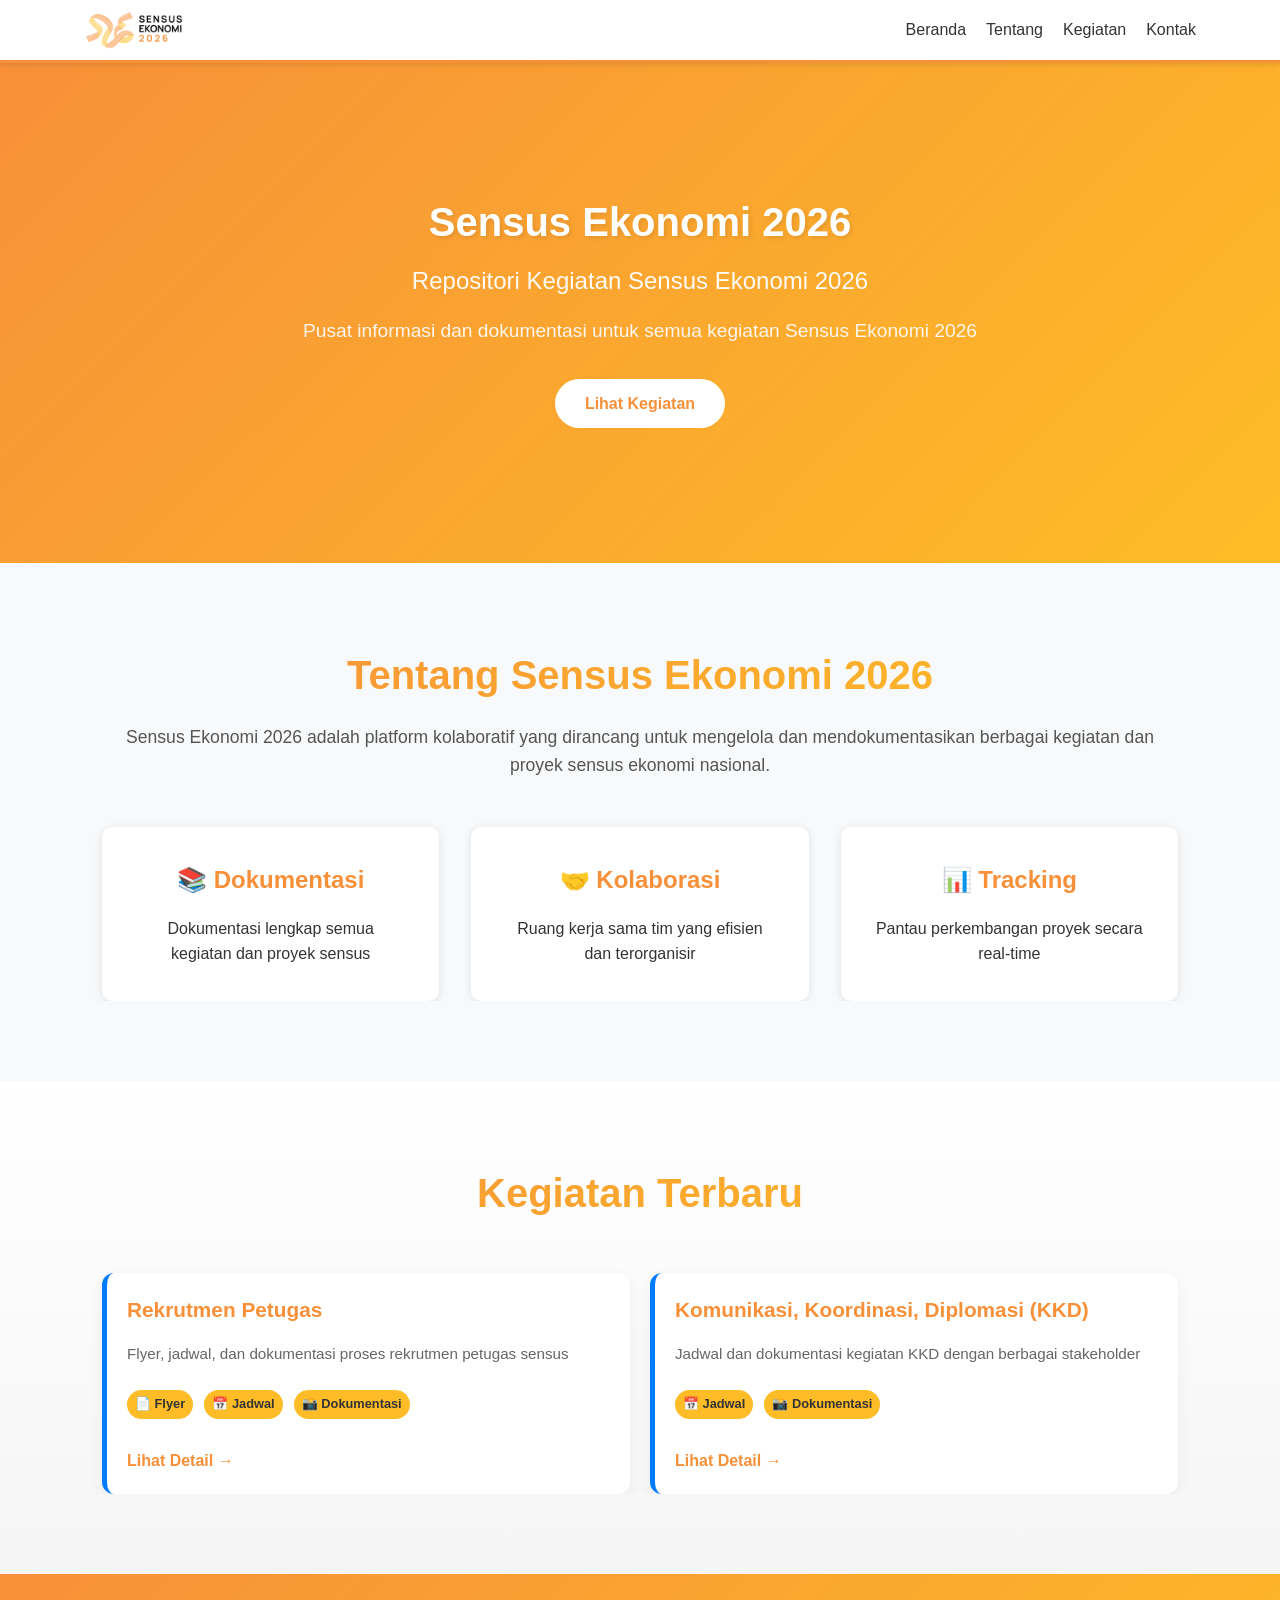
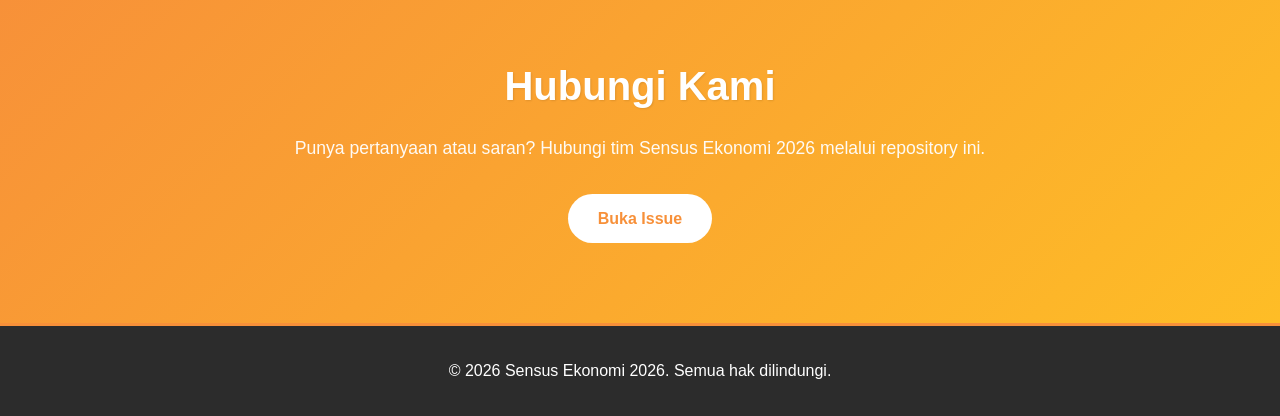
<file: index.html>
<!DOCTYPE html>
<html lang="id">
<head>
    <meta charset="UTF-8">
    <meta name="viewport" content="width=device-width, initial-scale=1.0">
    <title>Sensus Ekonomi 2026</title>
    <link rel="stylesheet" href="styles.css">
    <style>
        /* --- NAVIGATION REFACTOR --- */
        .navbar {
            background: #fff;
            padding: 10px 0;
            box-shadow: 0 2px 5px rgba(0,0,0,0.1);
            position: sticky;
            top: 0;
            z-index: 1000;
        }

        .navbar .container {
            display: flex;
            flex-direction: row !important; /* Kunci horizontal */
            justify-content: space-between;
            align-items: center;
            width: 90%;
            max-width: 1200px;
            margin: 0 auto;
        }

        .logo-img {
            height: 40px;
            width: auto;
            display: block;
        }

        .nav-links {
            display: flex;
            list-style: none;
            gap: 20px;
            margin: 0;
            padding: 0;
        }

        .nav-links a {
            text-decoration: none;
            color: #333;
            font-weight: 500;
            transition: 0.3s;
        }

        /* Burger Icon Style */
        .burger-menu {
            display: none; /* Sembunyi di desktop */
            flex-direction: column;
            justify-content: space-between;
            width: 30px;
            height: 20px;
            cursor: pointer;
            border: none;
            background: none;
            padding: 0;
            z-index: 1001;
        }

        .burger-menu span {
            display: block;
            width: 100%;
            height: 3px;
            background-color: #007bff;
            border-radius: 3px;
            transition: 0.3s;
        }

        /* Responsive Navbar */
        @media (max-width: 768px) {
            .burger-menu {
                display: flex; /* Tampilkan di mobile */
            }

            .nav-links {
                position: absolute;
                top: 100%;
                left: 0;
                width: 100%;
                background: #ffffff;
                flex-direction: column;
                gap: 0;
                box-shadow: 0 4px 10px rgba(0,0,0,0.1);
                display: none; /* Sembunyi default */
            }

            .nav-links.active {
                display: flex;
            }

            .nav-links li {
                width: 100%;
                text-align: center;
            }

            .nav-links li a {
                display: block;
                padding: 15px;
                border-bottom: 1px solid #eee;
            }
        }

        /* --- LAYOUT FIXES (Anti-Out of Frame) --- */
        .container {
            width: 90%;
            max-width: 1200px;
            margin: 0 auto;
            overflow: hidden; /* Mencegah elemen anak meluber */
        }

        .activities-grid {
            display: grid;
            grid-template-columns: 1fr; /* Default 1 kolom untuk mobile */
            gap: 20px;
        }

        @media (min-width: 768px) {
            .activities-grid {
                grid-template-columns: repeat(2, 1fr); /* 2 kolom untuk desktop */
            }
        }

        .activity-card {
            background: #fff;
            padding: 20px;
            border-radius: 12px;
            box-shadow: 0 4px 15px rgba(0,0,0,0.05);
            border-left: 5px solid #007bff;
            word-wrap: break-word; /* Mencegah teks panjang merusak frame */
        }

        .badge {
            display: inline-block;
            margin-bottom: 5px;
            padding: 4px 8px;
            font-size: 0.8rem;
        }

        .hero-content h1 {
            font-size: 2.5rem;
            line-height: 1.2;
        }

        @media (max-width: 480px) {
            .hero-content h1 {
                font-size: 1.8rem;
            }
            .features {
                display: flex;
                flex-direction: column;
                gap: 15px;
            }
        }
    </style>
</head>
<body>
    <nav class="navbar">
        <div class="container">
            <div class="logo">
                <img src="logo-se2026.png" alt="Sensus Ekonomi 2026" class="logo-img">
            </div>

            <!-- Burger Menu Button -->
            <button class="burger-menu" id="burgerToggle" aria-label="Buka Menu">
                <span></span>
                <span></span>
                <span></span>
            </button>

            <ul class="nav-links" id="navLinks">
                <li><a href="#home">Beranda</a></li>
                <li><a href="#about">Tentang</a></li>
                <li><a href="#activities">Kegiatan</a></li>
                <li><a href="#contact">Kontak</a></li>
            </ul>
        </div>
    </nav>

    <section id="home" class="hero">
        <div class="hero-content">
            <h1>Sensus Ekonomi 2026</h1>
            <p class="subtitle">Repositori Kegiatan Sensus Ekonomi 2026</p>
            <p class="description">Pusat informasi dan dokumentasi untuk semua kegiatan Sensus Ekonomi 2026</p>
            <a href="#activities" class="btn btn-primary">Lihat Kegiatan</a>
        </div>
    </section>

    <section id="about" class="about">
        <div class="container">
            <h2>Tentang Sensus Ekonomi 2026</h2>
            <p>Sensus Ekonomi 2026 adalah platform kolaboratif yang dirancang untuk mengelola dan mendokumentasikan berbagai kegiatan dan proyek sensus ekonomi nasional.</p>
            <div class="features">
                <div class="feature">
                    <h3>📚 Dokumentasi</h3>
                    <p>Dokumentasi lengkap semua kegiatan dan proyek sensus</p>
                </div>
                <div class="feature">
                    <h3>🤝 Kolaborasi</h3>
                    <p>Ruang kerja sama tim yang efisien dan terorganisir</p>
                </div>
                <div class="feature">
                    <h3>📊 Tracking</h3>
                    <p>Pantau perkembangan proyek secara real-time</p>
                </div>
            </div>
        </div>
    </section>

    <section id="activities" class="activities">
        <div class="container">
            <h2>Kegiatan Terbaru</h2>
            <div class="activities-grid">
                <div class="activity-card">
                    <h3>Rekrutmen Petugas</h3>
                    <p>Flyer, jadwal, dan dokumentasi proses rekrutmen petugas sensus</p>
                    <div class="sub-items">
                        <span class="badge">📄 Flyer</span>
                        <span class="badge">📅 Jadwal</span>
                        <span class="badge">📸 Dokumentasi</span>
                    </div>
                    <a href="rekrutmen.html" class="link">Lihat Detail →</a>
                </div>
                <div class="activity-card">
                    <h3>Komunikasi, Koordinasi, Diplomasi (KKD)</h3>
                    <p>Jadwal dan dokumentasi kegiatan KKD dengan berbagai stakeholder</p>
                    <div class="sub-items">
                        <span class="badge">📅 Jadwal</span>
                        <span class="badge">📸 Dokumentasi</span>
                    </div>
                    <a href="kkd.html" class="link">Lihat Detail →</a>
                </div>
            </div>
        </div>
    </section>

    <section id="contact" class="contact">
        <div class="container">
            <h2>Hubungi Kami</h2>
            <p>Punya pertanyaan atau saran? Hubungi tim Sensus Ekonomi 2026 melalui repository ini.</p>
            <a href="https://github.com/bpspkp1971/SE2026/issues" class="btn btn-primary">Buka Issue</a>
        </div>
    </section>

    <footer>
        <div class="container">
            <p>&copy; 2026 Sensus Ekonomi 2026. Semua hak dilindungi.</p>
        </div>
    </footer>

    <script>
        // Logic Burger Menu Toggle
        const burgerToggle = document.getElementById('burgerToggle');
        const navLinks = document.getElementById('navLinks');

        burgerToggle.addEventListener('click', () => {
            navLinks.classList.toggle('active');
        });

        // Klik link otomatis tutup menu (untuk mobile)
        document.querySelectorAll('.nav-links a').forEach(link => {
            link.addEventListener('click', () => {
                navLinks.classList.remove('active');
            });
        });

        // Tutup menu jika klik di luar area navbar
        document.addEventListener('click', (e) => {
            if (!burgerToggle.contains(e.target) && !navLinks.contains(e.target)) {
                navLinks.classList.remove('active');
            }
        });
    </script>
</body>
</html>
</file>
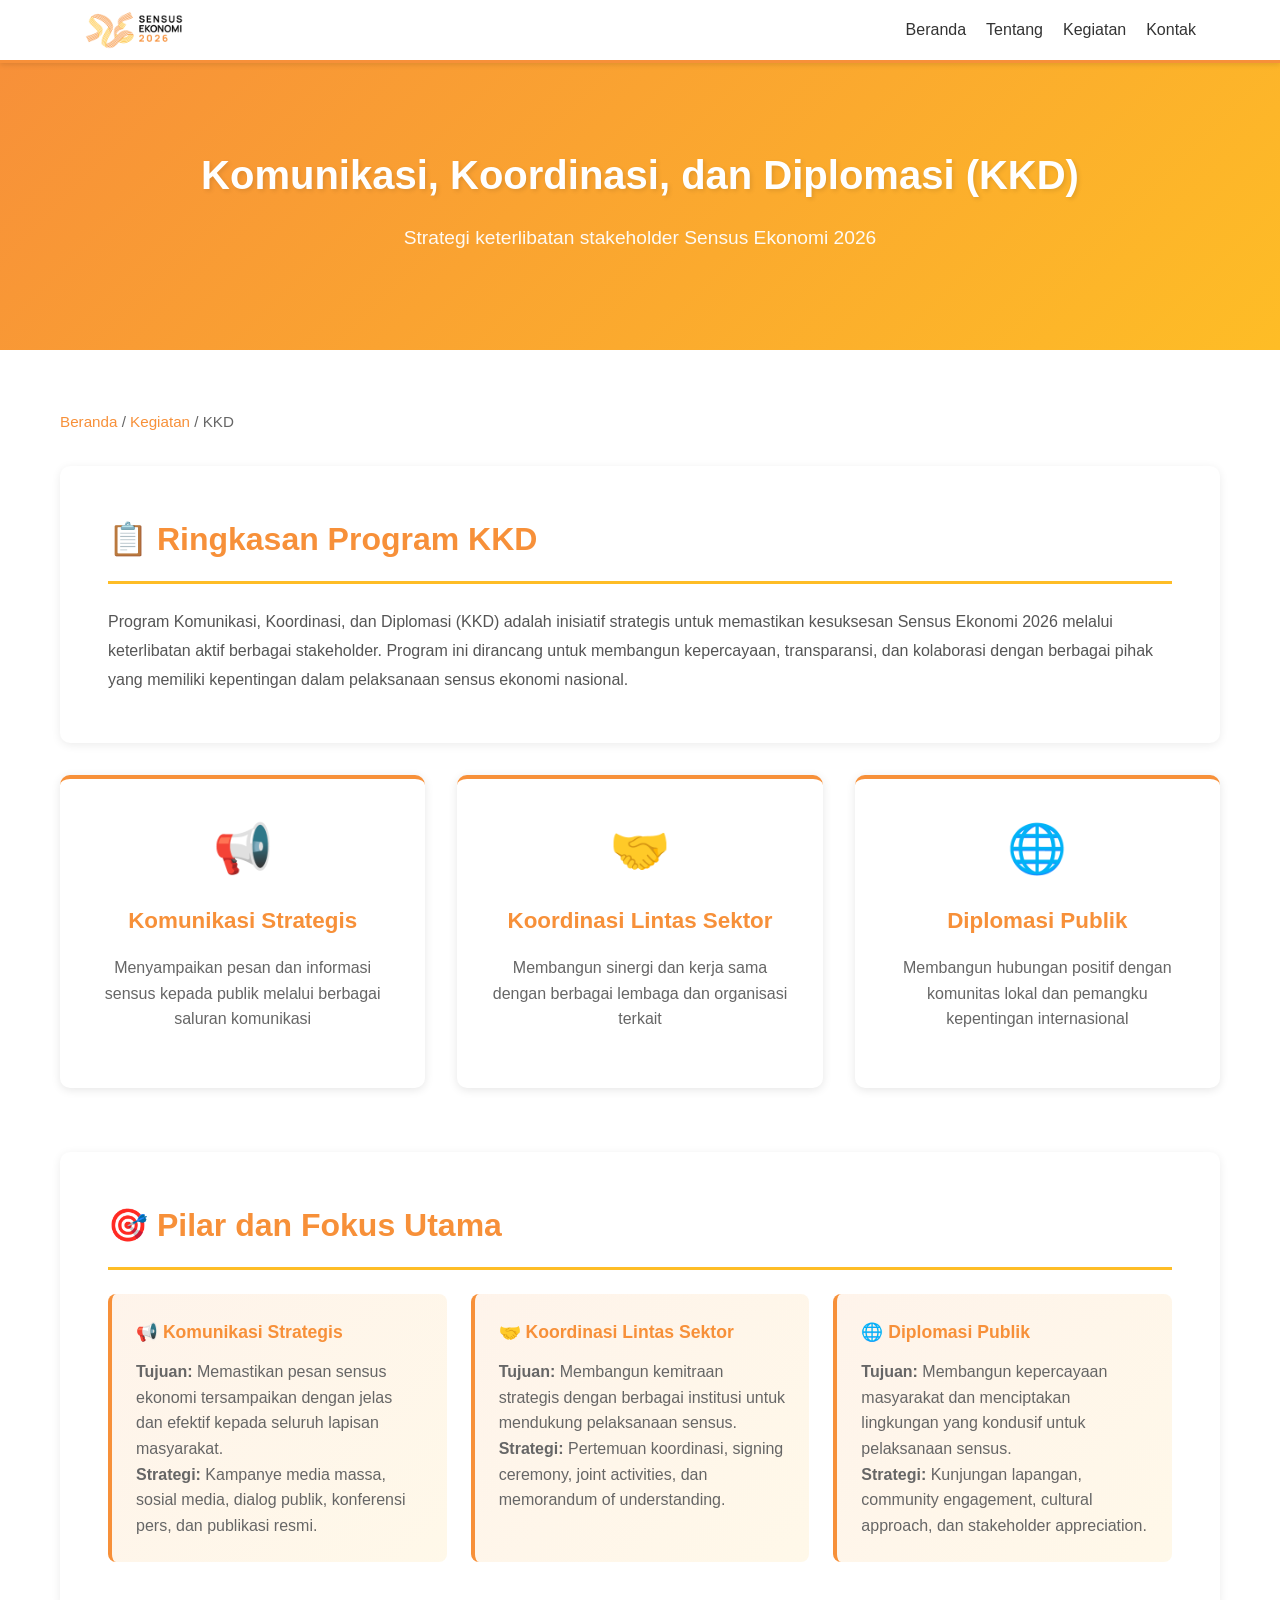
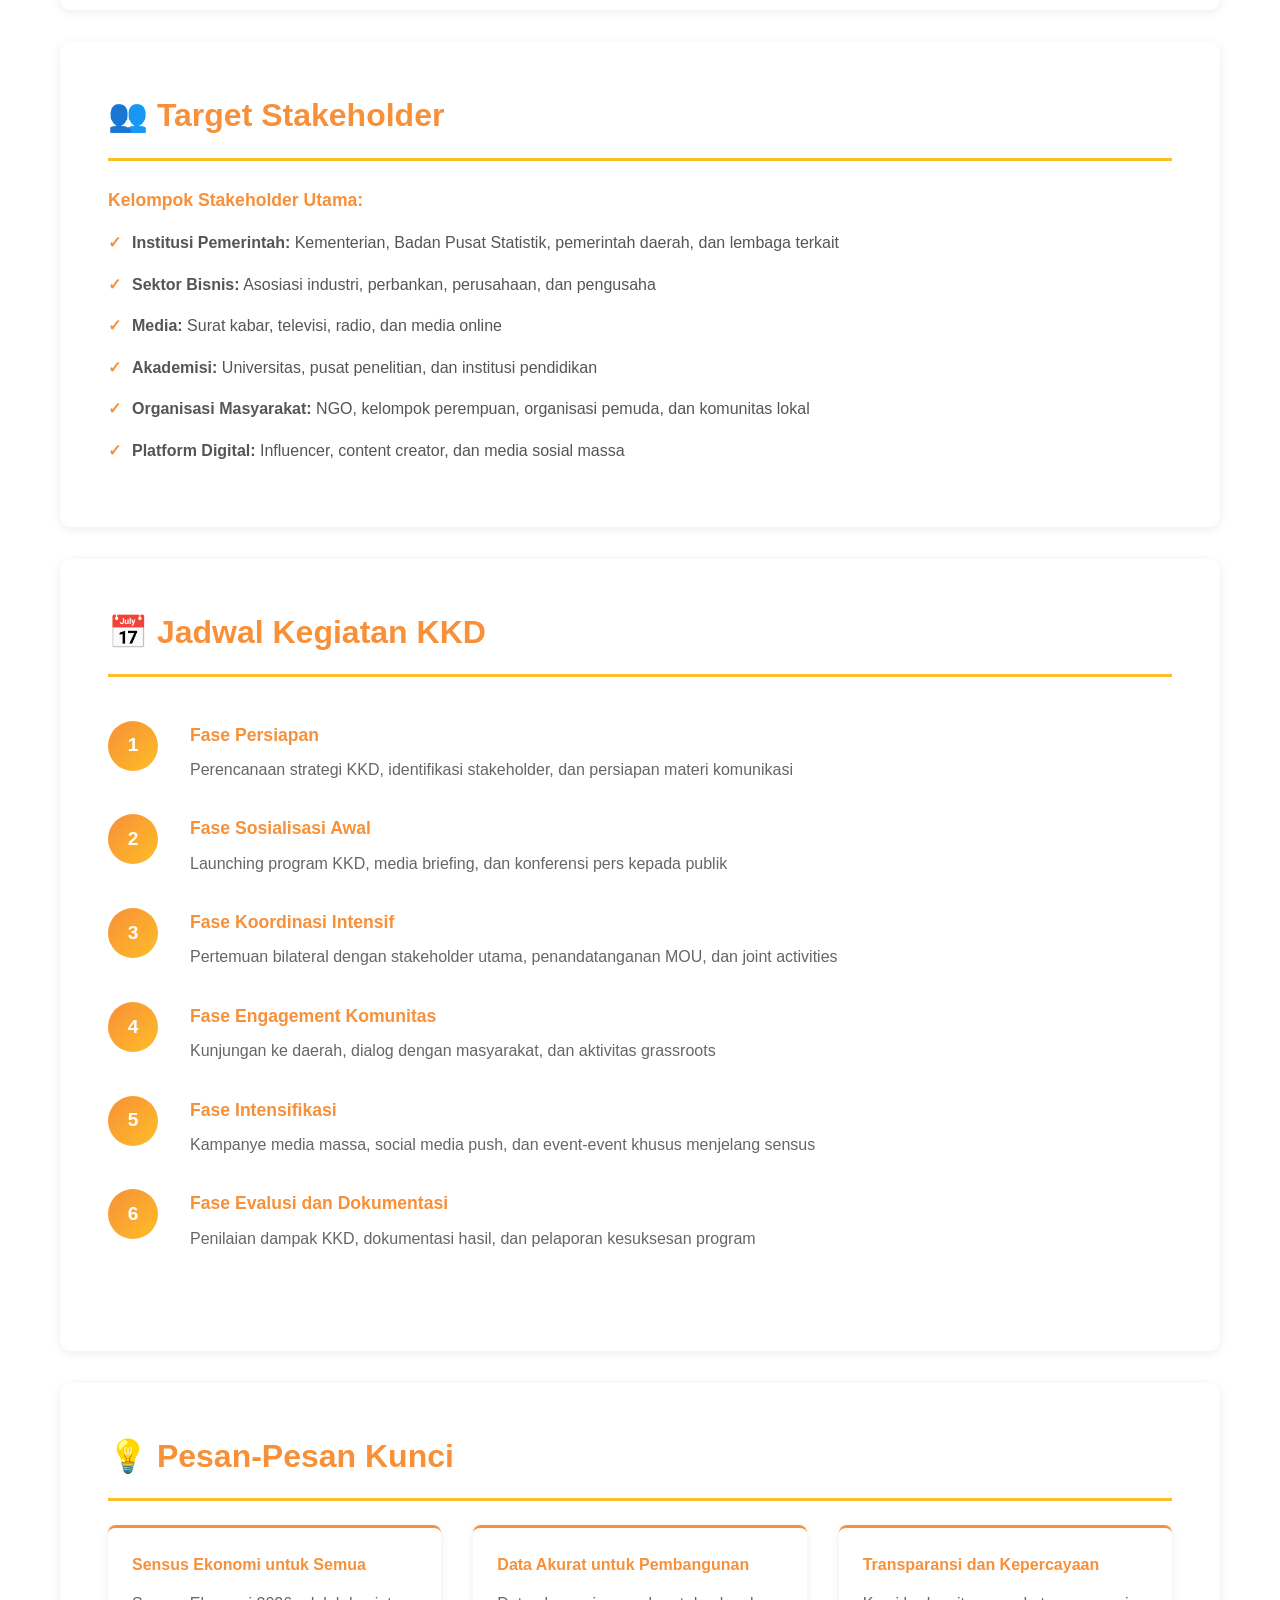
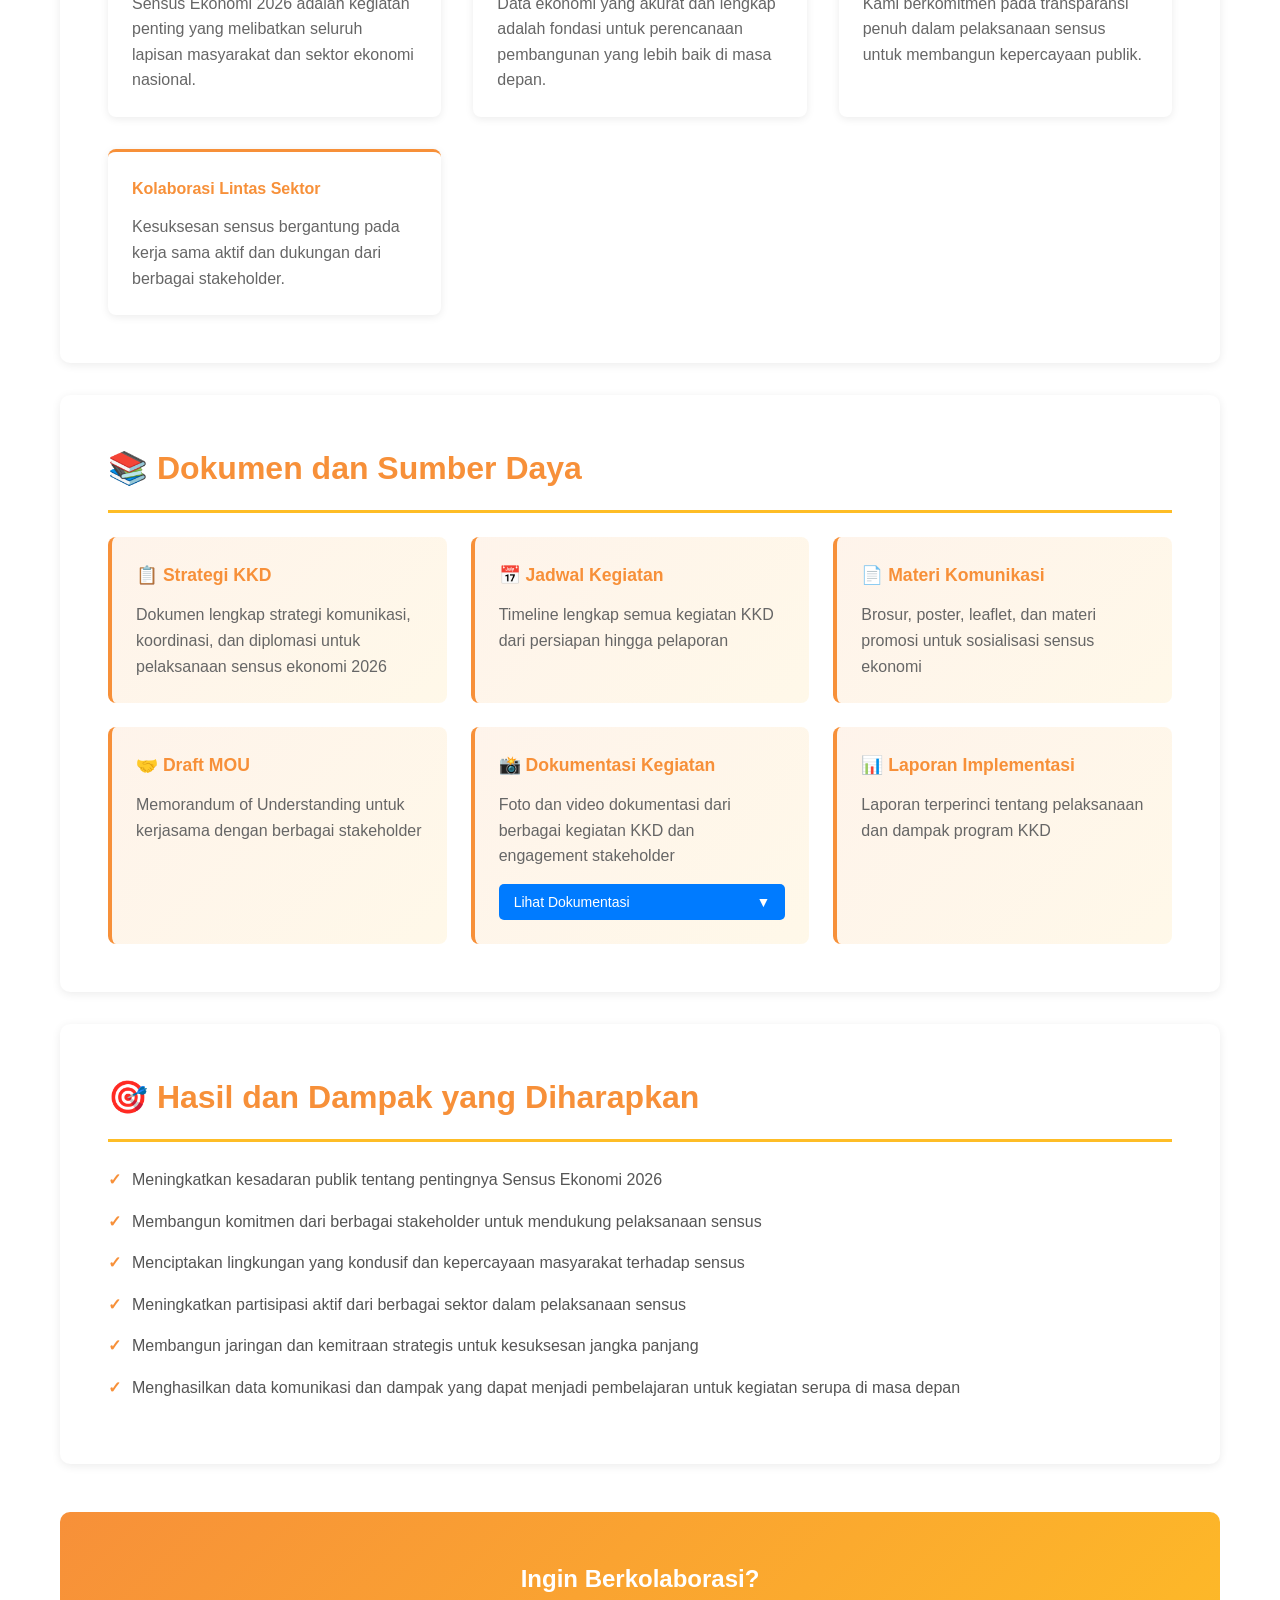
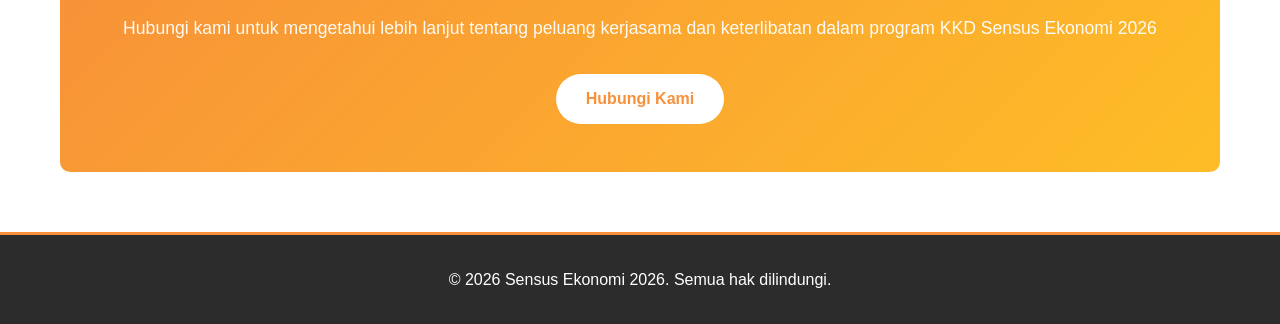
<file: kkd.html>
<!DOCTYPE html>
<html lang="id">
<head>
    <meta charset="UTF-8">
    <meta name="viewport" content="width=device-width, initial-scale=1.0">
    <title>KKD - Sensus Ekonomi 2026</title>
    <link rel="stylesheet" href="styles.css">
    <style>
        /* --- NAVIGATION & BURGER MENU CSS --- */
        .navbar {
            background: #fff;
            padding: 10px 0;
            box-shadow: 0 2px 5px rgba(0,0,0,0.1);
            position: sticky;
            top: 0;
            z-index: 1000;
        }

        .navbar .container {
            display: flex;
            flex-direction: row !important; 
            justify-content: space-between;
            align-items: center;
            width: 90%;
            margin: 0 auto;
        }

        .logo-img {
            height: 40px;
            width: auto;
            display: block;
        }

        .nav-links {
            display: flex;
            list-style: none;
            gap: 20px;
            margin: 0;
            padding: 0;
        }

        .nav-links li a {
            text-decoration: none;
            color: #333;
            font-weight: 500;
            transition: 0.3s;
        }

        .nav-links li a:hover {
            color: #007bff;
        }

        /* Burger Icon Style */
        .burger-menu {
            display: none;
            flex-direction: column;
            justify-content: space-between;
            width: 30px;
            height: 20px;
            cursor: pointer;
            border: none;
            background: none;
            padding: 0;
            z-index: 1001;
        }

        .burger-menu span {
            display: block;
            width: 100%;
            height: 3px;
            background-color: #007bff;
            border-radius: 3px;
            transition: 0.3s;
        }

        .burger-menu.active span:nth-child(1) { transform: translateY(8px) rotate(45deg); }
        .burger-menu.active span:nth-child(2) { opacity: 0; }
        .burger-menu.active span:nth-child(3) { transform: translateY(-9px) rotate(-45deg); }

        /* --- DROPDOWN DOKUMENTASI CSS --- */
        .dropdown {
            position: relative;
            display: inline-block;
            margin-top: 15px;
            width: 100%;
        }

        .btn-dropdown {
            background-color: #007bff;
            color: white;
            padding: 10px 15px;
            font-size: 14px;
            border: none;
            border-radius: 5px;
            cursor: pointer;
            width: 100%;
            transition: background 0.3s;
            display: flex;
            justify-content: space-between;
            align-items: center;
        }

        .btn-dropdown:hover {
            background-color: #0056b3;
        }

        .dropdown-content {
            display: none;
            position: absolute;
            background-color: #f9f9f9;
            min-width: 100%;
            box-shadow: 0px 8px 16px 0px rgba(0,0,0,0.2);
            z-index: 1;
            border-radius: 5px;
            overflow: hidden;
            text-align: left;
        }

        .dropdown-content a {
            color: #333;
            padding: 12px 16px;
            text-decoration: none;
            display: block;
            font-size: 14px;
            border-bottom: 1px solid #eee;
        }

        .dropdown-content a:last-child {
            border-bottom: none;
        }

        .dropdown-content a:hover {
            background-color: #f1f1f1;
            color: #007bff;
        }

        .show {
            display: block;
        }

        /* RESPONSIVE MOBILE */
        @media (max-width: 768px) {
            .burger-menu { display: flex; }
            .nav-links {
                position: absolute;
                top: 100%;
                left: 0;
                right: 0;
                width: 100%;
                background: #ffffff;
                flex-direction: column;
                gap: 0;
                box-shadow: 0 4px 10px rgba(0,0,0,0.1);
                display: none;
            }
            .nav-links.active { display: flex; }
            .nav-links li { width: 100%; text-align: center; }
            .nav-links li a { display: block; padding: 15px; border-bottom: 1px solid #eee; }
        }
    </style>
</head>
<body>
    <nav class="navbar">
        <div class="container">
            <div class="logo">
                <img src="logo-se2026.png" alt="Sensus Ekonomi 2026" class="logo-img">
            </div>

            <button class="burger-menu" id="burgerToggle" aria-label="Buka Menu">
                <span></span>
                <span></span>
                <span></span>
            </button>

            <ul class="nav-links" id="navLinks">
                <li><a href="index.html">Beranda</a></li>
                <li><a href="index.html#about">Tentang</a></li>
                <li><a href="index.html#activities">Kegiatan</a></li>
                <li><a href="index.html#contact">Kontak</a></li>
            </ul>
        </div>
    </nav>

    <section class="detail-hero">
        <div class="hero-content">
            <h1>Komunikasi, Koordinasi, dan Diplomasi (KKD)</h1>
            <p class="subtitle">Strategi keterlibatan stakeholder Sensus Ekonomi 2026</p>
        </div>
    </section>

    <section class="detail-content">
        <div class="container">
            <div class="breadcrumb">
                <a href="index.html">Beranda</a> / <a href="index.html#activities">Kegiatan</a> / KKD
            </div>

            <div class="detail-section">
                <h2>📋 Ringkasan Program KKD</h2>
                <div class="info-box">
                    <p>Program Komunikasi, Koordinasi, dan Diplomasi (KKD) adalah inisiatif strategis untuk memastikan kesuksesan Sensus Ekonomi 2026 melalui keterlibatan aktif berbagai stakeholder. Program ini dirancang untuk membangun kepercayaan, transparansi, dan kolaborasi dengan berbagai pihak yang memiliki kepentingan dalam pelaksanaan sensus ekonomi nasional.</p>
                </div>
            </div>

            <div class="detail-grid">
                <div class="detail-card">
                    <div class="card-icon">📢</div>
                    <h3>Komunikasi Strategis</h3>
                    <p>Menyampaikan pesan dan informasi sensus kepada publik melalui berbagai saluran komunikasi</p>
                </div>
                <div class="detail-card">
                    <div class="card-icon">🤝</div>
                    <h3>Koordinasi Lintas Sektor</h3>
                    <p>Membangun sinergi dan kerja sama dengan berbagai lembaga dan organisasi terkait</p>
                </div>
                <div class="detail-card">
                    <div class="card-icon">🌐</div>
                    <h3>Diplomasi Publik</h3>
                    <p>Membangun hubungan positif dengan komunitas lokal dan pemangku kepentingan internasional</p>
                </div>
            </div>

            <div class="detail-section">
                <h2>🎯 Pilar dan Fokus Utama</h2>
                <div class="activity-types">
                    <div class="type-card">
                        <h4>📢 Komunikasi Strategis</h4>
                        <p><strong>Tujuan:</strong> Memastikan pesan sensus ekonomi tersampaikan dengan jelas dan efektif kepada seluruh lapisan masyarakat.</p>
                        <p><strong>Strategi:</strong> Kampanye media massa, sosial media, dialog publik, konferensi pers, dan publikasi resmi.</p>
                    </div>
                    <div class="type-card">
                        <h4>🤝 Koordinasi Lintas Sektor</h4>
                        <p><strong>Tujuan:</strong> Membangun kemitraan strategis dengan berbagai institusi untuk mendukung pelaksanaan sensus.</p>
                        <p><strong>Strategi:</strong> Pertemuan koordinasi, signing ceremony, joint activities, dan memorandum of understanding.</p>
                    </div>
                    <div class="type-card">
                        <h4>🌐 Diplomasi Publik</h4>
                        <p><strong>Tujuan:</strong> Membangun kepercayaan masyarakat dan menciptakan lingkungan yang kondusif untuk pelaksanaan sensus.</p>
                        <p><strong>Strategi:</strong> Kunjungan lapangan, community engagement, cultural approach, dan stakeholder appreciation.</p>
                    </div>
                </div>
            </div>

            <div class="detail-section">
                <h2>👥 Target Stakeholder</h2>
                <div class="info-box">
                    <h4>Kelompok Stakeholder Utama:</h4>
                    <ul class="info-list">
                        <li><strong>Institusi Pemerintah:</strong> Kementerian, Badan Pusat Statistik, pemerintah daerah, dan lembaga terkait</li>
                        <li><strong>Sektor Bisnis:</strong> Asosiasi industri, perbankan, perusahaan, dan pengusaha</li>
                        <li><strong>Media:</strong> Surat kabar, televisi, radio, dan media online</li>
                        <li><strong>Akademisi:</strong> Universitas, pusat penelitian, dan institusi pendidikan</li>
                        <li><strong>Organisasi Masyarakat:</strong> NGO, kelompok perempuan, organisasi pemuda, dan komunitas lokal</li>
                        <li><strong>Platform Digital:</strong> Influencer, content creator, dan media sosial massa</li>
                    </ul>
                </div>
            </div>

            <div class="detail-section">
                <h2>📅 Jadwal Kegiatan KKD</h2>
                <div class="timeline">
                    <div class="timeline-item">
                        <div class="timeline-marker">1</div>
                        <div class="timeline-content">
                            <h4>Fase Persiapan</h4>
                            <p>Perencanaan strategi KKD, identifikasi stakeholder, dan persiapan materi komunikasi</p>
                        </div>
                    </div>
                    <div class="timeline-item">
                        <div class="timeline-marker">2</div>
                        <div class="timeline-content">
                            <h4>Fase Sosialisasi Awal</h4>
                            <p>Launching program KKD, media briefing, dan konferensi pers kepada publik</p>
                        </div>
                    </div>
                    <div class="timeline-item">
                        <div class="timeline-marker">3</div>
                        <div class="timeline-content">
                            <h4>Fase Koordinasi Intensif</h4>
                            <p>Pertemuan bilateral dengan stakeholder utama, penandatanganan MOU, dan joint activities</p>
                        </div>
                    </div>
                    <div class="timeline-item">
                        <div class="timeline-marker">4</div>
                        <div class="timeline-content">
                            <h4>Fase Engagement Komunitas</h4>
                            <p>Kunjungan ke daerah, dialog dengan masyarakat, dan aktivitas grassroots</p>
                        </div>
                    </div>
                    <div class="timeline-item">
                        <div class="timeline-marker">5</div>
                        <div class="timeline-content">
                            <h4>Fase Intensifikasi</h4>
                            <p>Kampanye media massa, social media push, dan event-event khusus menjelang sensus</p>
                        </div>
                    </div>
                    <div class="timeline-item">
                        <div class="timeline-marker">6</div>
                        <div class="timeline-content">
                            <h4>Fase Evalusi dan Dokumentasi</h4>
                            <p>Penilaian dampak KKD, dokumentasi hasil, dan pelaporan kesuksesan program</p>
                        </div>
                    </div>
                </div>
            </div>

            <div class="detail-section">
                <h2>💡 Pesan-Pesan Kunci</h2>
                <div class="impact-box">
                    <div class="impact-item">
                        <h4>Sensus Ekonomi untuk Semua</h4>
                        <p>Sensus Ekonomi 2026 adalah kegiatan penting yang melibatkan seluruh lapisan masyarakat dan sektor ekonomi nasional.</p>
                    </div>
                    <div class="impact-item">
                        <h4>Data Akurat untuk Pembangunan</h4>
                        <p>Data ekonomi yang akurat dan lengkap adalah fondasi untuk perencanaan pembangunan yang lebih baik di masa depan.</p>
                    </div>
                    <div class="impact-item">
                        <h4>Transparansi dan Kepercayaan</h4>
                        <p>Kami berkomitmen pada transparansi penuh dalam pelaksanaan sensus untuk membangun kepercayaan publik.</p>
                    </div>
                    <div class="impact-item">
                        <h4>Kolaborasi Lintas Sektor</h4>
                        <p>Kesuksesan sensus bergantung pada kerja sama aktif dan dukungan dari berbagai stakeholder.</p>
                    </div>
                </div>
            </div>

            <div class="detail-section">
                <h2>📚 Dokumen dan Sumber Daya</h2>
                <div class="activity-types">
                    <div class="type-card">
                        <h4>📋 Strategi KKD</h4>
                        <p>Dokumen lengkap strategi komunikasi, koordinasi, dan diplomasi untuk pelaksanaan sensus ekonomi 2026</p>
                    </div>
                    <div class="type-card">
                        <h4>📅 Jadwal Kegiatan</h4>
                        <p>Timeline lengkap semua kegiatan KKD dari persiapan hingga pelaporan</p>
                    </div>
                    <div class="type-card">
                        <h4>📄 Materi Komunikasi</h4>
                        <p>Brosur, poster, leaflet, dan materi promosi untuk sosialisasi sensus ekonomi</p>
                    </div>
                    <div class="type-card">
                        <h4>🤝 Draft MOU</h4>
                        <p>Memorandum of Understanding untuk kerjasama dengan berbagai stakeholder</p>
                    </div>
                    <div class="type-card">
                        <h4>📸 Dokumentasi Kegiatan</h4>
                        <p>Foto dan video dokumentasi dari berbagai kegiatan KKD dan engagement stakeholder</p>
                        
                        <!-- DROP DOWN MENU DOKUMENTASI -->
                        <div class="dropdown">
                            <button onclick="toggleDocMenu()" class="btn-dropdown">
                                Lihat Dokumentasi <span>▼</span>
                            </button>
                            <div id="docDropdown" class="dropdown-content">
                                <a href="https://drive.google.com/drive/folders/1e-9ltvPO6nhUbDdAXVORGgdeM3GkRV2H?usp=drive_link" target="_blank">Kecamatan</a>
                                <a href="https://drive.google.com/drive/folders/1BF2lQsaufF6RVv4oA8xSP9HVVLdQQ8vz?usp=drive_link" target="_blank">Kelurahan</a>
                                <a href="https://drive.google.com/drive/folders/1aNGjYink3tAKrHfGr6Gxt8Z6ufgdtv4Y?usp=drive_link" target="_blank">Perusahaan</a>
                                <a href="https://drive.google.com/drive/folders/1nF16P7DPuzl9jjFEqC_CG_ABIFpUYi1D?usp=drive_link" target="_blank">Sosialisasi SE2026</a>
                                <a href="https://drive.google.com/drive/folders/13_IiYN4lD4HAzgXh9NtIM-JhMLTrk4B3?usp=drive_link" target="_blank">Video Dukungan</a>
                            </div>
                        </div>
                    </div>
                    <div class="type-card">
                        <h4>📊 Laporan Implementasi</h4>
                        <p>Laporan terperinci tentang pelaksanaan dan dampak program KKD</p>
                    </div>
                </div>
            </div>

            <div class="detail-section">
                <h2>🎯 Hasil dan Dampak yang Diharapkan</h2>
                <div class="info-box">
                    <ul class="info-list">
                        <li>Meningkatkan kesadaran publik tentang pentingnya Sensus Ekonomi 2026</li>
                        <li>Membangun komitmen dari berbagai stakeholder untuk mendukung pelaksanaan sensus</li>
                        <li>Menciptakan lingkungan yang kondusif dan kepercayaan masyarakat terhadap sensus</li>
                        <li>Meningkatkan partisipasi aktif dari berbagai sektor dalam pelaksanaan sensus</li>
                        <li>Membangun jaringan dan kemitraan strategis untuk kesuksesan jangka panjang</li>
                        <li>Menghasilkan data komunikasi dan dampak yang dapat menjadi pembelajaran untuk kegiatan serupa di masa depan</li>
                    </ul>
                </div>
            </div>

            <div class="cta-section">
                <h2>Ingin Berkolaborasi?</h2>
                <p>Hubungi kami untuk mengetahui lebih lanjut tentang peluang kerjasama dan keterlibatan dalam program KKD Sensus Ekonomi 2026</p>
                <a href="index.html#contact" class="btn btn-primary">Hubungi Kami</a>
            </div>
        </div>
    </section>

    <footer>
        <div class="container">
            <p>&copy; 2026 Sensus Ekonomi 2026. Semua hak dilindungi.</p>
        </div>
    </footer>

    <script>
        const burgerToggle = document.getElementById('burgerToggle');
        const navLinks = document.getElementById('navLinks');

        burgerToggle.addEventListener('click', () => {
            navLinks.classList.toggle('active');
            burgerToggle.classList.toggle('active');
        });

        document.querySelectorAll('.nav-links a').forEach(link => {
            link.addEventListener('click', () => {
                navLinks.classList.remove('active');
                burgerToggle.classList.remove('active');
            });
        });

        /* SCRIPT UNTUK DROPDOWN DOKUMENTASI */
        function toggleDocMenu() {
            document.getElementById("docDropdown").classList.toggle("show");
        }

        // Tutup dropdown jika user klik di luar area menu
        window.onclick = function(event) {
            if (!event.target.matches('.btn-dropdown')) {
                var dropdowns = document.getElementsByClassName("dropdown-content");
                for (var i = 0; i < dropdowns.length; i++) {
                    var openDropdown = dropdowns[i];
                    if (openDropdown.classList.contains('show')) {
                        openDropdown.classList.remove('show');
                    }
                }
            }
        }
    </script>
</body>
</html>
</file>
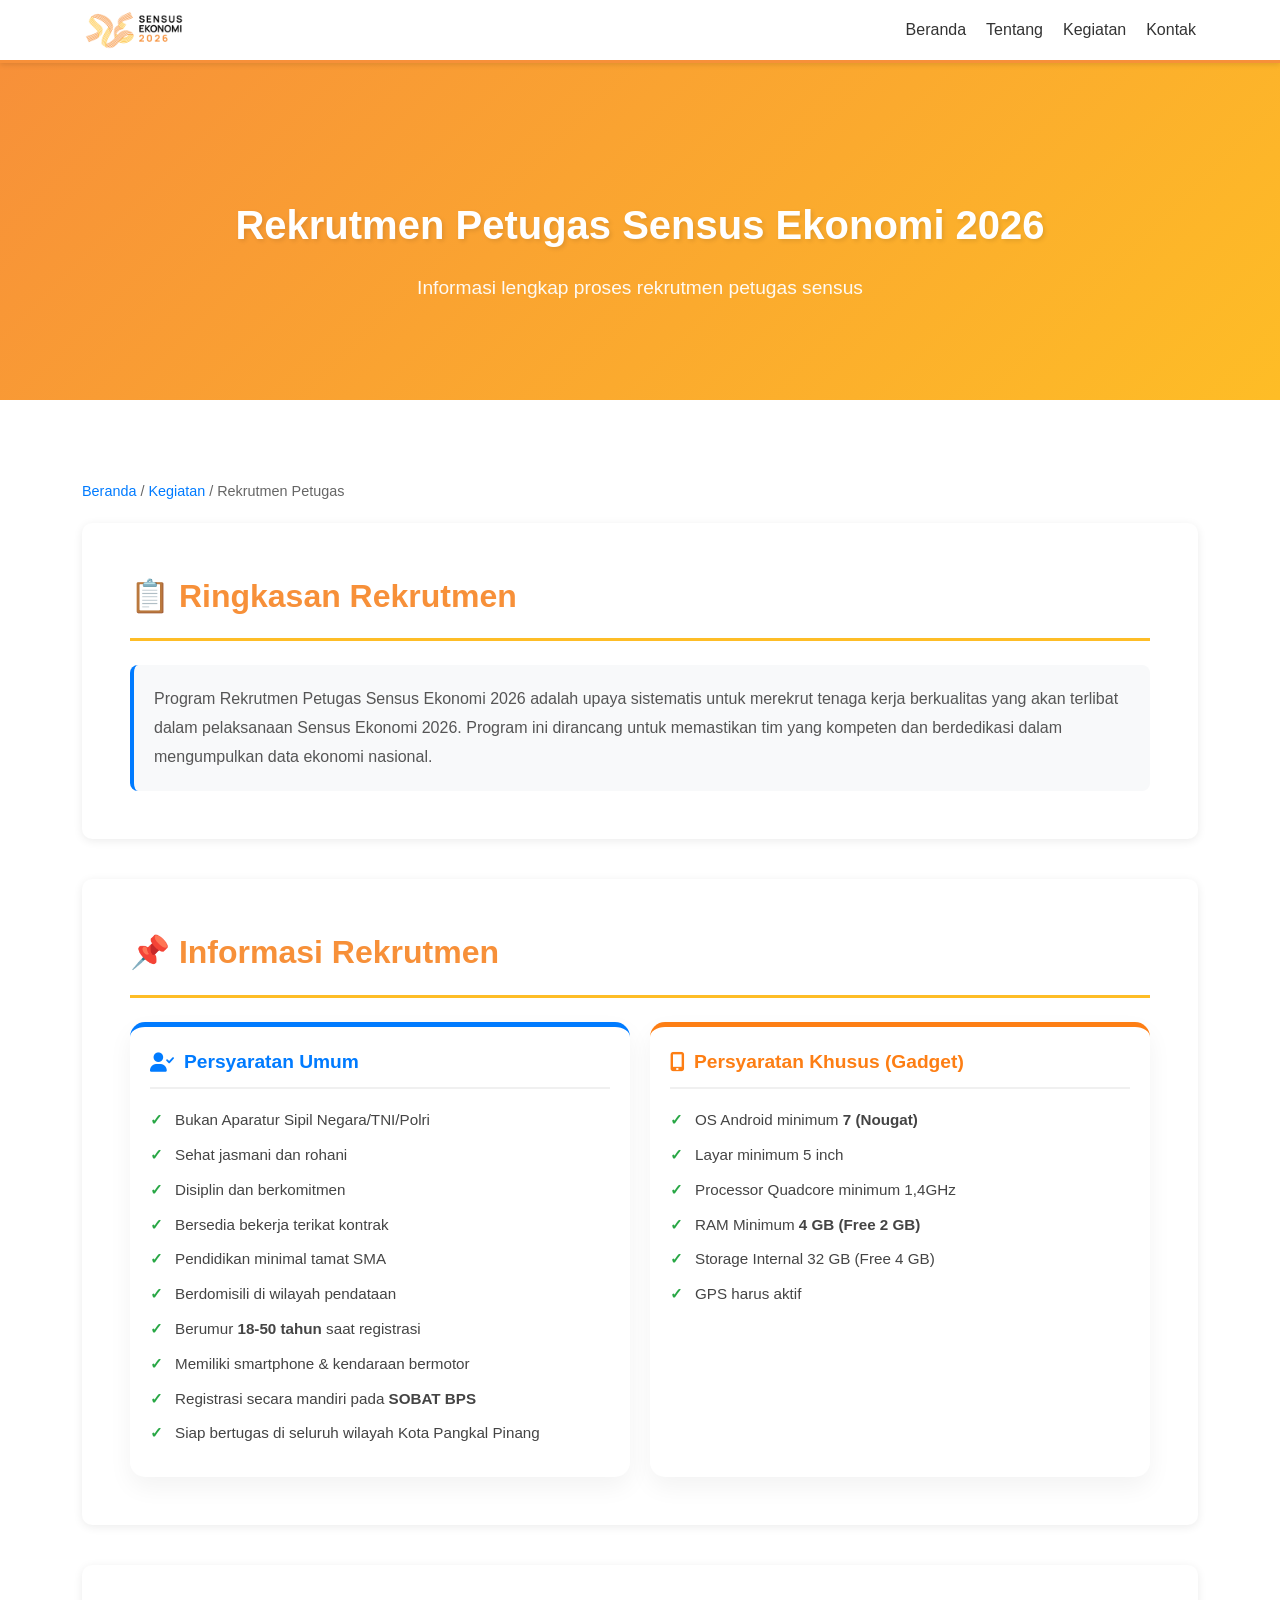
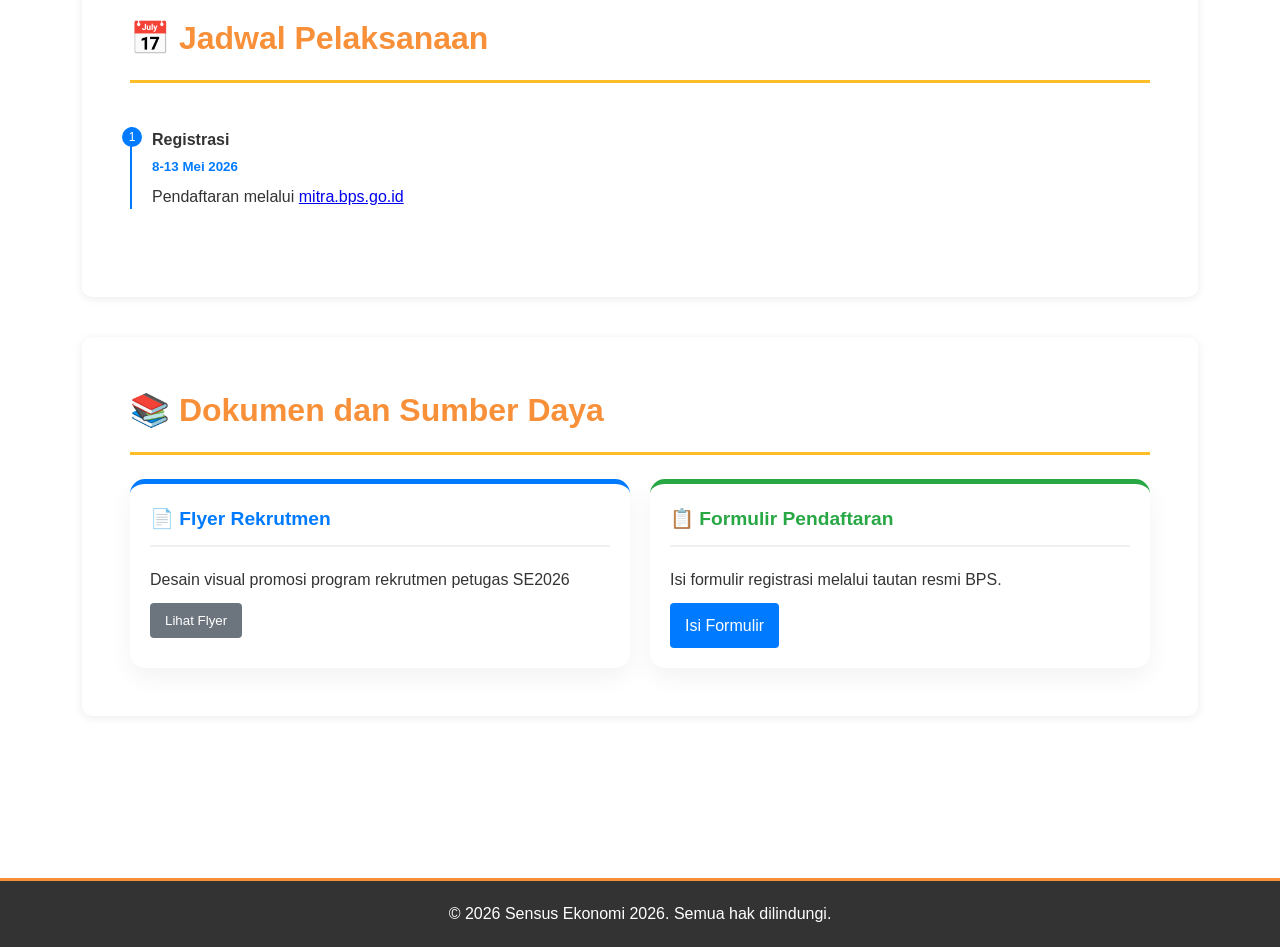
<file: rekrutmen.html>
<!DOCTYPE html>
<html lang="id">
<head>
    <meta charset="UTF-8">
    <meta name="viewport" content="width=device-width, initial-scale=1.0">
    <title>Rekrutmen Petugas - Sensus Ekonomi 2026</title>
    <link rel="stylesheet" href="styles.css">
    <!-- Font Awesome untuk Icon jika diperlukan -->
    <link rel="stylesheet" href="https://cdnjs.cloudflare.com/ajax/libs/font-awesome/6.0.0/css/all.min.css">
    <style>
        /* --- NAVIGATION & BURGER MENU --- */
        .navbar {
            background: #fff;
            padding: 10px 0;
            box-shadow: 0 2px 5px rgba(0,0,0,0.1);
            position: sticky;
            top: 0;
            z-index: 1000;
        }

        .navbar .container {
            display: flex;
            /* Kunci posisi horizontal: logo kiri, burger kanan */
            flex-direction: row !important; 
            justify-content: space-between;
            align-items: center;
            width: 90%;
            margin: 0 auto;
        }

        .logo-img {
            height: 40px; /* Atur ukuran logo agar tidak terlalu besar di mobile */
            width: auto;
            display: block;
        }

        .nav-links {
            display: flex;
            list-style: none;
            gap: 20px;
            margin: 0;
            padding: 0;
        }

        .nav-links li a {
            text-decoration: none;
            color: #333;
            font-weight: 500;
            transition: 0.3s;
        }

        .nav-links li a:hover {
            color: #007bff;
        }

        /* Burger Icon Style */
        .burger-menu {
            display: none; /* Sembunyi di desktop */
            flex-direction: column;
            justify-content: space-between;
            width: 30px;
            height: 20px;
            cursor: pointer;
            border: none;
            background: none;
            padding: 0;
            z-index: 1001;
        }

        .burger-menu span {
            display: block;
            width: 100%;
            height: 3px;
            background-color: #007bff;
            border-radius: 3px;
            transition: 0.3s;
        }

        /* Animasi Burger jadi X saat aktif */
        .burger-menu.active span:nth-child(1) { transform: translateY(8px) rotate(45deg); }
        .burger-menu.active span:nth-child(2) { opacity: 0; }
        .burger-menu.active span:nth-child(3) { transform: translateY(-9px) rotate(-45deg); }

        /* RESPONSIVE MOBILE (Layar di bawah 768px) */
        @media (max-width: 768px) {
            .burger-menu {
                display: flex; /* Tampilkan burger di mobile */
            }

            .nav-links {
                position: absolute;
                top: 100%; /* Muncul tepat di bawah navbar */
                left: 0;
                right: 0;
                width: 100%;
                background: #ffffff;
                flex-direction: column;
                gap: 0;
                box-shadow: 0 4px 10px rgba(0,0,0,0.1);
                display: none; /* Sembunyi default */
            }

            .nav-links.active {
                display: flex; /* Muncul saat diklik */
            }

            .nav-links li {
                width: 100%;
                text-align: center;
            }

            .nav-links li a {
                display: block;
                padding: 15px;
                border-bottom: 1px solid #eee;
                color: #333;
            }
        }

        /* --- CSS MODAL OVERLAY --- */
        .modal-overlay {
            display: none;
            position: fixed;
            top: 0;
            left: 0;
            width: 100%;
            height: 100%;
            background-color: rgba(0, 0, 0, 0.85);
            z-index: 9999;
            justify-content: center;
            align-items: center;
            backdrop-filter: blur(4px);
            padding: 15px;
        }

        .modal-content-wrapper {
            position: relative;
            background: #fff;
            width: 100%;
            max-width: 500px;
            border-radius: 12px;
            padding: 5px;
            box-shadow: 0 15px 30px rgba(0,0,0,0.3);
            animation: slideDown 0.3s ease-out;
        }

        @keyframes slideDown {
            from { transform: translateY(-20px); opacity: 0; }
            to { transform: translateY(0); opacity: 1; }
        }

        .modal-close-btn {
            position: absolute;
            top: -15px;
            right: -15px;
            background: #ff4757;
            color: white;
            border: none;
            width: 35px;
            height: 35px;
            border-radius: 50%;
            cursor: pointer;
            font-weight: bold;
            font-size: 20px;
            box-shadow: 0 4px 10px rgba(0,0,0,0.2);
            z-index: 1000;
        }

        .mySlides { display: none; }
        .mySlides img {
            width: 100%;
            height: auto;
            border-radius: 8px;
            display: block;
        }

        .nav-btn {
            position: absolute;
            top: 50%;
            transform: translateY(-50%);
            background: rgba(0, 123, 255, 0.7);
            color: white;
            border: none;
            padding: 10px 15px;
            cursor: pointer;
            border-radius: 5px;
            transition: 0.3s;
        }
        .nav-btn:hover { background: #007bff; }
        .btn-prev { left: 10px; }
        .btn-next { right: 10px; }

        .caption-text {
            text-align: center;
            padding: 10px;
            font-weight: bold;
            color: #333;
            font-size: 0.9rem;
        }

        /* --- GRID PERSYARATAN --- */
        .requirements-grid {
            display: grid;
            grid-template-columns: 1fr; 
            gap: 20px;
            margin-top: 20px;
        }

        @media (min-width: 768px) {
            .requirements-grid {
                grid-template-columns: repeat(auto-fit, minmax(300px, 1fr));
            }
        }

        .req-card {
            background: #fff;
            border-radius: 15px;
            padding: 20px;
            box-shadow: 0 10px 25px rgba(0,0,0,0.05);
            border-top: 5px solid #007bff;
            transition: transform 0.3s ease;
            overflow-wrap: break-word;
        }

        .req-card:hover { transform: translateY(-5px); }

        .req-card h4 {
            color: #007bff;
            margin-bottom: 20px;
            display: flex;
            align-items: center;
            font-size: 1.2rem;
            border-bottom: 2px solid #f0f0f0;
            padding-bottom: 10px;
        }

        .req-list {
            list-style: none;
            padding: 0;
        }

        .req-list li {
            position: relative;
            padding-left: 25px;
            margin-bottom: 12px;
            line-height: 1.5;
            font-size: 0.95rem;
            color: #444;
        }

        .req-list li::before {
            content: '✓';
            position: absolute;
            left: 0;
            color: #28a745;
            font-weight: bold;
        }

        .special-req { border-top-color: #fd7e14; }
        .special-req h4 { color: #fd7e14; }

        @media (max-width: 480px) {
            .nav-btn { padding: 8px 10px; font-size: 12px; }
            .modal-close-btn { right: 0px; }
        }
    </style>
</head>
<body>
    <nav class="navbar">
        <div class="container">
            <div class="logo">
                <img src="logo-se2026.png" alt="Sensus Ekonomi 2026" class="logo-img">
            </div>

            <button class="burger-menu" id="burgerToggle" aria-label="Buka Menu">
                <span></span>
                <span></span>
                <span></span>
            </button>

            <!-- Bagian HTML -->
            <ul class="nav-links" id="navLinks">
                <!-- Gunakan path absolut jika perlu, atau pastikan file index.html ada -->
                <li><a href="index.html">Beranda</a></li> 
                <li><a href="index.html#about">Tentang</a></li>
                <li><a href="index.html#activities">Kegiatan</a></li>
                <li><a href="index.html#contact">Kontak</a></li>
            </ul>
        </div>
    </nav>

    <section class="detail-hero">
        <div class="hero-content">
            <h1 style="text-align: center; margin-top: 50px;">Rekrutmen Petugas Sensus Ekonomi 2026</h1>
            <p class="subtitle" style="text-align: center;">Informasi lengkap proses rekrutmen petugas sensus</p>
        </div>
    </section>

    <section class="detail-content">
        <div class="container" style="width: 90%; margin: 0 auto; padding: 20px 0;">
            <div class="breadcrumb" style="margin-bottom: 20px; font-size: 0.9rem; color: #666;">
                <a href="index.html" style="text-decoration: none; color: #007bff;">Beranda</a> / 
                <a href="index.html#activities" style="text-decoration: none; color: #007bff;">Kegiatan</a> / 
                Rekrutmen Petugas
            </div>

            <!-- Overview -->
            <div class="detail-section" style="margin-bottom: 40px;">
                <h2>📋 Ringkasan Rekrutmen</h2>
                <div class="info-box" style="background: #f8f9fa; padding: 20px; border-radius: 8px; border-left: 4px solid #007bff;">
                    <p>Program Rekrutmen Petugas Sensus Ekonomi 2026 adalah upaya sistematis untuk merekrut tenaga kerja berkualitas yang akan terlibat dalam pelaksanaan Sensus Ekonomi 2026. Program ini dirancang untuk memastikan tim yang kompeten dan berdedikasi dalam mengumpulkan data ekonomi nasional.</p>
                </div>
            </div>

            <!-- Detailed Information -->
            <div class="detail-section" style="margin-bottom: 40px;">
                <h2>📌 Informasi Rekrutmen</h2>
                <div class="requirements-grid">
                    <div class="req-card">
                        <h4><i class="fas fa-user-check" style="margin-right: 10px;"></i> Persyaratan Umum</h4>
                        <ul class="req-list">
                            <li>Bukan Aparatur Sipil Negara/TNI/Polri</li>
                            <li>Sehat jasmani dan rohani</li>
                            <li>Disiplin dan berkomitmen</li>
                            <li>Bersedia bekerja terikat kontrak</li>
                            <li>Pendidikan minimal tamat SMA</li>
                            <li>Berdomisili di wilayah pendataan</li>
                            <li>Berumur <b>18-50 tahun</b> saat registrasi</li>
                            <li>Memiliki smartphone & kendaraan bermotor</li>
                            <li>Registrasi secara mandiri pada <b>SOBAT BPS</b></li>
                            <li>Siap bertugas di seluruh wilayah Kota Pangkal Pinang</li>
                        </ul>
                    </div>

                    <div class="req-card special-req">
                        <h4><i class="fas fa-mobile-alt" style="margin-right: 10px;"></i> Persyaratan Khusus (Gadget)</h4>
                        <ul class="req-list">
                            <li>OS Android minimum <b>7 (Nougat)</b></li>
                            <li>Layar minimum 5 inch</li>
                            <li>Processor Quadcore minimum 1,4GHz</li>
                            <li>RAM Minimum <b>4 GB (Free 2 GB)</b></li>
                            <li>Storage Internal 32 GB (Free 4 GB)</li>
                            <li>GPS harus aktif</li>
                        </ul>
                    </div>
                </div>
            </div>

            <!-- Jadwal/Timeline -->
            <div class="detail-section" style="margin-bottom: 40px;">
                <h2>📅 Jadwal Pelaksanaan</h2>
                <div class="timeline" style="margin-top: 20px;">
                    <!-- Timeline item simplified for layout check -->
                    <div style="border-left: 2px solid #007bff; padding-left: 20px; margin-bottom: 20px; position: relative;">
                        <div style="position: absolute; left: -10px; top: 0; background: #007bff; color: white; width: 20px; height: 20px; border-radius: 50%; text-align: center; font-size: 12px; line-height: 20px;">1</div>
                        <h4 style="margin: 0;">Registrasi</h4>
                        <small style="color: #007bff; font-weight: bold;">8-13 Mei 2026</small>
                        <p style="margin: 5px 0;">Pendaftaran melalui <a href="https://mitra.bps.go.id" target="_blank">mitra.bps.go.id</a></p>
                    </div>
                    <!-- (Timeline item lainnya mengikuti struktur di atas) -->
                </div>
            </div>

            <!-- Documents -->
            <div class="detail-section">
                <h2>📚 Dokumen dan Sumber Daya</h2>
                <div style="display: flex; gap: 20px; flex-wrap: wrap; margin-top: 20px;">
                    <div class="req-card" style="flex: 1; min-width: 250px;">
                        <h4>📄 Flyer Rekrutmen</h4>
                        <p>Desain visual promosi program rekrutmen petugas SE2026</p>
                        <button onclick="openModal()" class="nav-btn" style="position: static; transform: none; margin-top: 10px; background: #6c757d; border-radius: 4px;">Lihat Flyer</button>
                    </div>
                    <div class="req-card" style="flex: 1; min-width: 250px; border-top-color: #28a745;">
                        <h4 style="color: #28a745;">📋 Formulir Pendaftaran</h4>
                        <p>Isi formulir registrasi melalui tautan resmi BPS.</p>
                        <a href="https://s.bps.go.id/1971_rekrutmenmitraSE2026" target="_blank" style="display: inline-block; margin-top: 10px; padding: 10px 15px; background: #007bff; color: white; text-decoration: none; border-radius: 4px;">Isi Formulir</a>
                    </div>
                </div>
            </div>
        </div>
    </section>

    <!-- MODAL OVERLAY -->
    <div id="flyerModal" class="modal-overlay" onclick="closeModalOutside(event)">
        <div class="modal-content-wrapper">
            <button class="modal-close-btn" onclick="closeModal()">&times;</button>
            <div class="modal-body" style="position: relative;">
                <div class="mySlides">
                    <img src="dokumentasi/rekrutmen/Recrutmen.jpeg" alt="Flyer">
                    <div class="caption-text">Recrutmen</div>
                </div>
                <div class="mySlides">
                    <img src="dokumentasi/rekrutmen/Timeline.jpeg" alt="Flyer">
                    <div class="caption-text">Timeline</div>
                </div>
                <div class="mySlides">
                    <img src="dokumentasi/rekrutmen/Persyaratan Umum.jpeg" alt="Flyer">
                    <div class="caption-text">Persyaratan Umum</div>
                </div>
                <div class="mySlides">
                    <img src="dokumentasi/rekrutmen/Persyaratan Khusus.jpeg" alt="Flyer">
                    <div class="caption-text">Persyaratan Khusus</div>
                </div>
                <div class="mySlides">
                    <img src="dokumentasi/rekrutmen/Petunjuk.jpeg" alt="Flyer">
                    <div class="caption-text">Petunjuk</div>
                </div>
                <div class="mySlides">
                    <img src="dokumentasi/rekrutmen/Warning.jpeg" alt="Flyer">
                    <div class="caption-text">Warning</div>
                </div>

                <button class="nav-btn btn-prev" onclick="changeSlide(-1)">&#10094;</button>
                <button class="nav-btn btn-next" onclick="changeSlide(1)">&#10095;</button>
            </div>
        </div>
    </div>

    <footer style="background: #333; color: white; text-align: center; padding: 20px 0; margin-top: 50px;">
        <p>&copy; 2026 Sensus Ekonomi 2026. Semua hak dilindungi.</p>
    </footer>

    <script>
        // --- BURGER MENU LOGIC ---
        const burgerToggle = document.getElementById('burgerToggle');
        const navLinks = document.getElementById('navLinks');

        burgerToggle.addEventListener('click', () => {
            navLinks.classList.toggle('active');
            burgerToggle.classList.toggle('active');
        });

        // Menutup menu saat link diklik (untuk mobile)
        document.querySelectorAll('.nav-links a').forEach(link => {
            link.addEventListener('click', () => {
                navLinks.classList.remove('active');
                burgerToggle.classList.remove('active');
            });
        });

        // --- MODAL & SLIDESHOW LOGIC ---
        let slideIndex = 1;

        function openModal() {
            const modal = document.getElementById("flyerModal");
            modal.style.display = "flex";
            document.body.style.overflow = "hidden";
            showSlides(slideIndex);
        }

        function closeModal() {
            const modal = document.getElementById("flyerModal");
            modal.style.display = "none";
            document.body.style.overflow = "auto";
        }

        function closeModalOutside(e) {
            if (e.target.id === "flyerModal") closeModal();
        }

        function changeSlide(n) {
            showSlides(slideIndex += n);
        }

        function showSlides(n) {
            let slides = document.getElementsByClassName("mySlides");
            if (slides.length === 0) return;
            if (n > slides.length) { slideIndex = 1; }
            if (n < 1) { slideIndex = slides.length; }
            for (let i = 0; i < slides.length; i++) {
                slides[i].style.display = "none";
            }
            slides[slideIndex - 1].style.display = "block";
        }

        document.addEventListener('keydown', function(e) {
            if (e.key === "Escape") closeModal();
            const modal = document.getElementById("flyerModal");
            if (modal.style.display === "flex") {
                if (e.key === "ArrowLeft") changeSlide(-1);
                if (e.key === "ArrowRight") changeSlide(1);
            }
        });
    </script>
</body>
</html>
</file>
<file: styles.css>
* {
    margin: 0;
    padding: 0;
    box-sizing: border-box;
}

body {
    font-family: 'Segoe UI', Tahoma, Geneva, Verdana, sans-serif;
    line-height: 1.6;
    color: #333;
}

.container {
    max-width: 1200px;
    margin: 0 auto;
    padding: 0 20px;
}

/* Navigation */
.navbar {
    background-color: #ffffff;
    color: #333;
    padding: 1rem 0;
    position: sticky;
    top: 0;
    z-index: 100;
    box-shadow: 0 2px 5px rgba(0,0,0,0.1);
    border-bottom: 3px solid #f79039;
}

.navbar .container {
    display: flex;
    justify-content: space-between;
    align-items: center;
}

.logo {
    display: flex;
    align-items: center;
    gap: 10px;
}

.logo-img {
    height: 50px;
    width: auto;
}

.nav-links {
    display: flex;
    list-style: none;
    gap: 2rem;
}

.nav-links a {
    color: #333;
    text-decoration: none;
    font-weight: 500;
    transition: color 0.3s ease;
}

.nav-links a:hover {
    color: #f79039;
}

/* Hero Section */
.hero {
    background: linear-gradient(135deg, #f79039 0%, #febd26 100%);
    color: white;
    padding: 100px 20px;
    text-align: center;
    min-height: 500px;
    display: flex;
    align-items: center;
    justify-content: center;
}

.detail-hero {
    background: linear-gradient(135deg, #f79039 0%, #febd26 100%);
    color: white;
    padding: 80px 20px;
    text-align: center;
}

.hero-content h1 {
    font-size: 3.5rem;
    margin-bottom: 1rem;
    animation: fadeInDown 0.8s ease;
    text-shadow: 2px 2px 4px rgba(0,0,0,0.1);
}

.detail-hero .hero-content h1 {
    font-size: 2.5rem;
}

.hero-content .subtitle {
    font-size: 1.5rem;
    margin-bottom: 1rem;
    animation: fadeInUp 0.8s ease;
    opacity: 0.95;
}

.detail-hero .hero-content .subtitle {
    font-size: 1.2rem;
}

.hero-content .description {
    font-size: 1.2rem;
    margin-bottom: 2rem;
    opacity: 0.9;
    animation: fadeInUp 1s ease;
}

/* Buttons */
.btn {
    display: inline-block;
    padding: 12px 30px;
    border-radius: 50px;
    text-decoration: none;
    font-weight: 600;
    transition: all 0.3s ease;
    cursor: pointer;
    border: none;
}

.btn-primary {
    background-color: white;
    color: #f79039;
}

.btn-primary:hover {
    transform: translateY(-3px);
    box-shadow: 0 5px 15px rgba(0,0,0,0.2);
    background-color: #ffd635;
}

.btn-secondary {
    background-color: #f79039;
    color: white;
}

.btn-secondary:hover {
    background-color: #febd26;
    color: #333;
    transform: translateY(-3px);
}

/* About Section */
.about {
    padding: 80px 20px;
    background-color: #f8f9fa;
}

.about h2 {
    font-size: 2.5rem;
    margin-bottom: 1rem;
    text-align: center;
    background: linear-gradient(135deg, #f79039 0%, #febd26 100%);
    -webkit-background-clip: text;
    -webkit-text-fill-color: transparent;
    background-clip: text;
}

.about > .container > p {
    text-align: center;
    font-size: 1.1rem;
    margin-bottom: 3rem;
    color: #555;
}

.features {
    display: grid;
    grid-template-columns: repeat(auto-fit, minmax(250px, 1fr));
    gap: 2rem;
    margin-top: 3rem;
}

.feature {
    background: white;
    padding: 2rem;
    border-radius: 10px;
    text-align: center;
    box-shadow: 0 2px 10px rgba(0,0,0,0.1);
    transition: transform 0.3s ease, box-shadow 0.3s ease, border-color 0.3s ease;
    border: 2px solid transparent;
}

.feature:hover {
    transform: translateY(-5px);
    box-shadow: 0 5px 20px rgba(0,0,0,0.15);
    border-color: #febd26;
}

.feature h3 {
    font-size: 1.5rem;
    margin-bottom: 1rem;
    color: #f79039;
}

/* Activities Section */
.activities {
    padding: 80px 20px;
    background: linear-gradient(180deg, #ffffff 0%, #f5f5f5 100%);
}

.activities h2 {
    font-size: 2.5rem;
    margin-bottom: 3rem;
    text-align: center;
    background: linear-gradient(135deg, #f79039 0%, #febd26 100%);
    -webkit-background-clip: text;
    -webkit-text-fill-color: transparent;
    background-clip: text;
}

.activities-grid {
    display: grid;
    grid-template-columns: repeat(auto-fit, minmax(300px, 1fr));
    gap: 2rem;
}

.activity-card {
    background: white;
    padding: 2rem;
    border-radius: 10px;
    box-shadow: 0 2px 10px rgba(0,0,0,0.1);
    transition: all 0.3s ease;
    border-left: 4px solid #f79039;
}

.activity-card:hover {
    transform: translateY(-5px);
    box-shadow: 0 5px 20px rgba(0,0,0,0.15);
    border-left-color: #febd26;
}

.activity-card h3 {
    font-size: 1.3rem;
    margin-bottom: 1rem;
    color: #f79039;
}

.activity-card p {
    color: #666;
    margin-bottom: 1.5rem;
    font-size: 0.95rem;
}

/* Sub-items and Badges */
.sub-items {
    display: flex;
    flex-wrap: wrap;
    gap: 0.7rem;
    margin-bottom: 1.5rem;
}

.badge {
    display: inline-block;
    background-color: #febd26;
    color: #333;
    padding: 6px 12px;
    border-radius: 20px;
    font-size: 0.85rem;
    font-weight: 600;
    transition: all 0.3s ease;
}

.badge:hover {
    background-color: #f79039;
    color: white;
    transform: scale(1.05);
}

.link {
    color: #f79039;
    text-decoration: none;
    font-weight: 600;
    transition: color 0.3s ease;
    display: inline-block;
}

.link:hover {
    color: #febd26;
}

/* Detail Page Styles */
.detail-content {
    padding: 60px 20px;
}

.breadcrumb {
    margin-bottom: 2rem;
    font-size: 0.95rem;
    color: #666;
}

.breadcrumb a {
    color: #f79039;
    text-decoration: none;
}

.breadcrumb a:hover {
    text-decoration: underline;
}

.detail-grid {
    display: grid;
    grid-template-columns: repeat(auto-fit, minmax(280px, 1fr));
    gap: 2rem;
    margin-bottom: 4rem;
}

.detail-card {
    background: white;
    padding: 2rem;
    border-radius: 10px;
    box-shadow: 0 2px 10px rgba(0,0,0,0.1);
    transition: all 0.3s ease;
    border-top: 4px solid #f79039;
    text-align: center;
}

.detail-card:hover {
    transform: translateY(-5px);
    box-shadow: 0 5px 20px rgba(0,0,0,0.15);
}

.card-icon {
    font-size: 3rem;
    margin-bottom: 1rem;
}

.detail-card h3 {
    font-size: 1.4rem;
    margin-bottom: 1rem;
    color: #f79039;
}

.detail-card p {
    color: #666;
    margin-bottom: 1.5rem;
}

.detail-section {
    background: white;
    padding: 3rem;
    border-radius: 10px;
    margin-bottom: 2rem;
    box-shadow: 0 2px 10px rgba(0,0,0,0.08);
}

.detail-section h2 {
    font-size: 2rem;
    margin-bottom: 1.5rem;
    color: #f79039;
    border-bottom: 3px solid #febd26;
    padding-bottom: 1rem;
}

.info-box {
    line-height: 1.8;
    color: #555;
}

.info-box h4 {
    color: #f79039;
    margin-bottom: 0.8rem;
    font-size: 1.1rem;
}

.info-list {
    list-style: none;
    margin-left: 0;
}

.info-list li {
    padding-left: 1.5rem;
    margin-bottom: 0.8rem;
    position: relative;
}

.info-list li:before {
    content: "✓";
    color: #f79039;
    font-weight: bold;
    position: absolute;
    left: 0;
}

/* Timeline */
.timeline {
    position: relative;
    padding: 20px 0;
}

.timeline-item {
    display: flex;
    margin-bottom: 2rem;
    position: relative;
}

.timeline-marker {
    background: linear-gradient(135deg, #f79039 0%, #febd26 100%);
    color: white;
    width: 50px;
    height: 50px;
    border-radius: 50%;
    display: flex;
    align-items: center;
    justify-content: center;
    font-weight: bold;
    font-size: 1.2rem;
    flex-shrink: 0;
    margin-right: 2rem;
}

.timeline-content h4 {
    color: #f79039;
    margin-bottom: 0.5rem;
    font-size: 1.1rem;
}

.timeline-content p {
    color: #666;
}

/* Activity Types */
.activity-types {
    display: grid;
    grid-template-columns: repeat(auto-fit, minmax(280px, 1fr));
    gap: 1.5rem;
}

.type-card {
    background: linear-gradient(135deg, rgba(247, 144, 57, 0.1) 0%, rgba(254, 189, 38, 0.1) 100%);
    padding: 1.5rem;
    border-radius: 8px;
    border-left: 4px solid #f79039;
    transition: all 0.3s ease;
}

.type-card:hover {
    background: linear-gradient(135deg, rgba(247, 144, 57, 0.15) 0%, rgba(254, 189, 38, 0.15) 100%);
    transform: translateX(5px);
}

.type-card h4 {
    color: #f79039;
    margin-bottom: 0.8rem;
    font-size: 1.1rem;
}

.type-card p {
    color: #666;
    line-height: 1.6;
}

/* Impact Box */
.impact-box {
    display: grid;
    grid-template-columns: repeat(auto-fit, minmax(250px, 1fr));
    gap: 2rem;
}

.impact-item {
    background: white;
    padding: 1.5rem;
    border-radius: 8px;
    border-top: 3px solid #f79039;
    box-shadow: 0 2px 8px rgba(0,0,0,0.08);
}

.impact-item h4 {
    color: #f79039;
    margin-bottom: 0.8rem;
    font-size: 1rem;
}

.impact-item p {
    color: #666;
    line-height: 1.6;
}

/* CTA Section */
.cta-section {
    background: linear-gradient(135deg, #f79039 0%, #febd26 100%);
    color: white;
    padding: 3rem;
    border-radius: 10px;
    text-align: center;
    margin-top: 3rem;
}

.cta-section h2 {
    color: white;
    margin-bottom: 1rem;
    border: none;
    padding: 0;
}

.cta-section p {
    font-size: 1.1rem;
    margin-bottom: 2rem;
    opacity: 0.95;
}

/* Contact Section */
.contact {
    background: linear-gradient(135deg, #f79039 0%, #febd26 100%);
    color: white;
    padding: 80px 20px;
    text-align: center;
}

.contact h2 {
    font-size: 2.5rem;
    margin-bottom: 1rem;
    text-shadow: 1px 1px 2px rgba(0,0,0,0.1);
}

.contact p {
    font-size: 1.1rem;
    margin-bottom: 2rem;
    opacity: 0.95;
}

/* Footer */
footer {
    background-color: #2c2c2c;
    color: white;
    text-align: center;
    padding: 2rem;
    border-top: 3px solid #f79039;
}

/* Animations */
@keyframes fadeInDown {
    from {
        opacity: 0;
        transform: translateY(-30px);
    }
    to {
        opacity: 1;
        transform: translateY(0);
    }
}

@keyframes fadeInUp {
    from {
        opacity: 0;
        transform: translateY(30px);
    }
    to {
        opacity: 1;
        transform: translateY(0);
    }
}

/* Responsive Design */
@media (max-width: 768px) {
    .nav-links {
        gap: 1rem;
    }

    .logo-img {
        height: 40px;
    }

    .hero-content h1 {
        font-size: 2.5rem;
    }

    .detail-hero .hero-content h1 {
        font-size: 2rem;
    }

    .hero-content .subtitle {
        font-size: 1.2rem;
    }

    .about h2,
    .activities h2,
    .contact h2 {
        font-size: 2rem;
    }

    .detail-section h2 {
        font-size: 1.5rem;
    }

    .features,
    .activities-grid,
    .detail-grid {
        grid-template-columns: 1fr;
    }

    .about,
    .activities,
    .contact {
        padding: 60px 20px;
    }

    .detail-content {
        padding: 40px 20px;
    }

    .detail-section {
        padding: 2rem;
    }

    .sub-items {
        gap: 0.5rem;
    }

    .badge {
        font-size: 0.8rem;
        padding: 5px 10px;
    }

    .timeline-item {
        flex-direction: column;
    }

    .timeline-marker {
        margin-right: 0;
        margin-bottom: 1rem;
    }
}

@media (max-width: 600px) {
    .navbar .container {
        flex-direction: column;
        gap: 1rem;
    }

    .nav-links {
        flex-direction: column;
        gap: 0.5rem;
        width: 100%;
        text-align: center;
    }

    .logo {
        flex-direction: column;
    }

    .logo-img {
        height: 35px;
    }

    .hero-content h1 {
        font-size: 2rem;
    }

    .detail-hero .hero-content h1 {
        font-size: 1.5rem;
    }

    .hero-content .subtitle {
        font-size: 1rem;
    }

    .hero {
        padding: 60px 20px;
        min-height: 300px;
    }

    .sub-items {
        flex-direction: column;
        align-items: flex-start;
    }

    .badge {
        width: 100%;
        text-align: left;
    }

    .cta-section {
        padding: 2rem;
    }

    .detail-section {
        padding: 1.5rem;
    }
}
/* Container Modal */
.modal {
    display: none; 
    position: fixed; 
    z-index: 1000; 
    padding-top: 50px; 
    left: 0; top: 0;
    width: 100%; height: 100%;
    background-color: rgba(0,0,0,0.9);
}

/* Konten Gambar */
.modal-content {
    position: relative;
    margin: auto;
    padding: 0;
    width: 90%;
    max-width: 500px; /* Ukuran flyer biasanya portrait */
}

/* Tombol Tutup */
.close-modal {
    position: absolute;
    top: 20px; right: 35px;
    color: #fff; font-size: 40px; font-weight: bold; cursor: pointer;
}

/* Tombol Navigasi */
.prev, .next {
    cursor: pointer;
    position: absolute;
    top: 50%;
    width: auto;
    padding: 16px;
    margin-top: -50px;
    color: white;
    font-weight: bold;
    font-size: 24px;
    user-select: none;
    background-color: rgba(0,0,0,0.3);
    border-radius: 50%;
}

.next { right: -60px; }
.prev { left: -60px; }

@media (max-width: 600px) {
    .next { right: 10px; }
    .prev { left: 10px; }
}

.mySlides { display: none; text-align: center; }
.mySlides img { border-radius: 8px; max-height: 80vh; object-fit: contain; }
/* Gaya untuk teks nama file */
.caption-container {
    text-align: center;
    background-color: rgba(0, 0, 0, 0.8);
    padding: 10px 15px;
    color: #ffd700; /* Warna emas agar kontras */
    border-radius: 0 0 8px 8px;
    margin-top: -5px; /* Menempelkan caption ke gambar */
}

#caption {
    margin: 0;
    font-weight: bold;
    font-size: 1.1rem;
    letter-spacing: 1px;
    text-transform: uppercase;
}

/* Pastikan gambar tidak memiliki margin bawah agar menempel ke caption */
.mySlides img {
    border-radius: 8px 8px 0 0;
    display: block;
}
</file>
